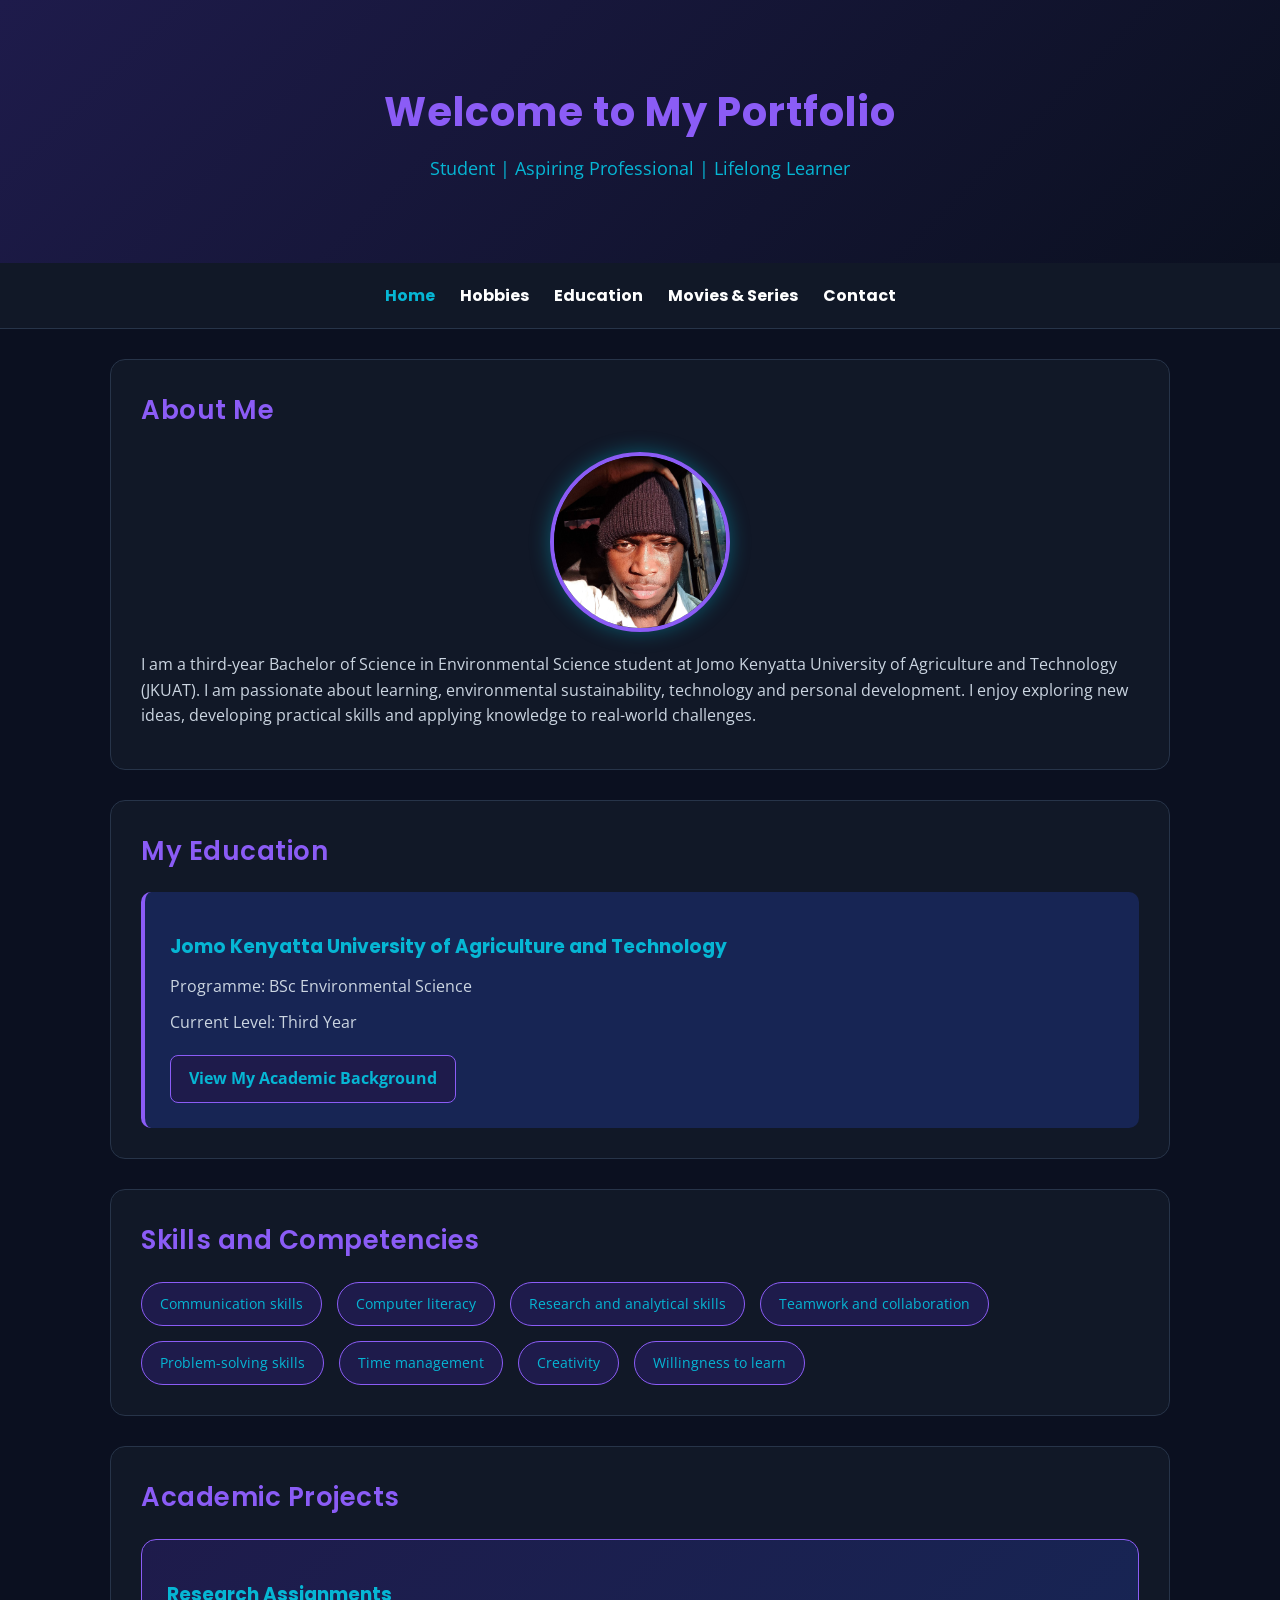
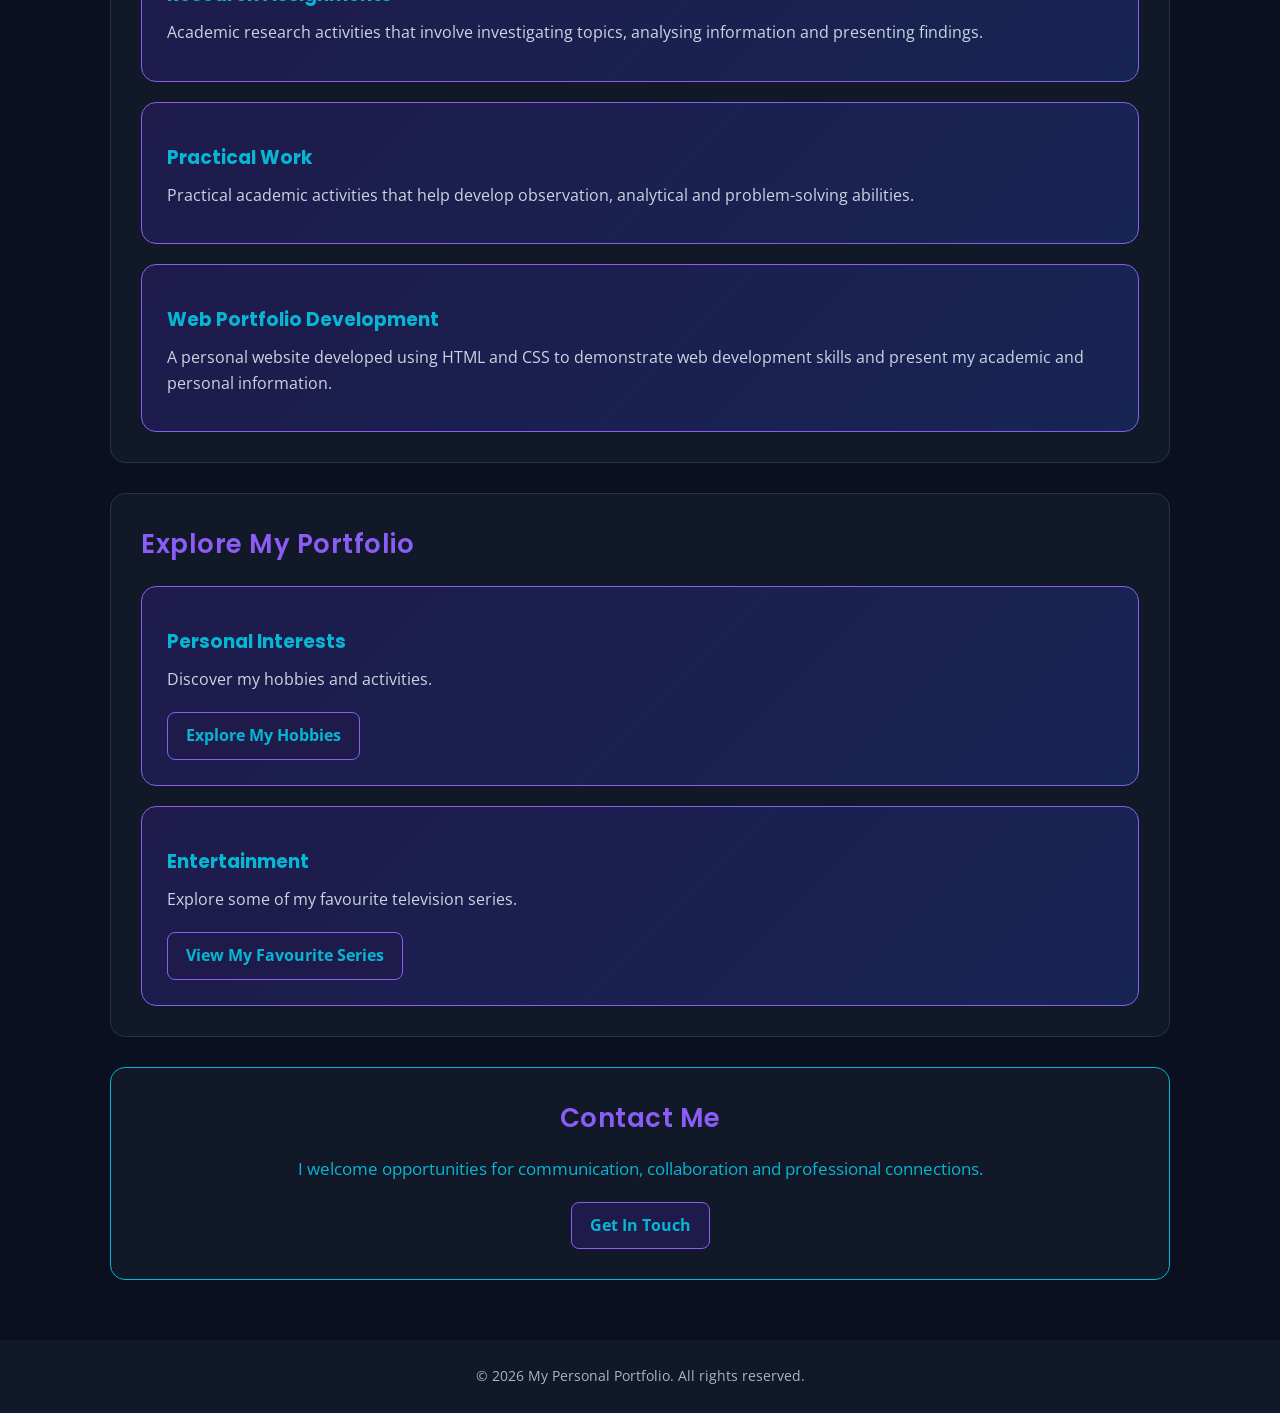
<file: index.html>
<!DOCTYPE html>
<html lang="en">
<head>
    <meta charset="UTF-8">
    <meta name="viewport" content="width=device-width, initial-scale=1.0">

    <title>My Personal Portfolio</title>

    <link href="https://fonts.googleapis.com/css2?family=Open+Sans:wght@400;500;600;700&family=Poppins:wght@400;500;600;700;800&display=swap" rel="stylesheet">

    <link rel="stylesheet" href="style.css">
</head>

<body>

    <header id="home">
        <h1>Welcome to My Portfolio</h1>
        <p>Student | Aspiring Professional | Lifelong Learner</p>
    </header>

    <nav>
        <a href="index.html" aria-current="page">Home</a>
        <a href="hobbies.html">Hobbies</a>
        <a href="academic.html">Education</a>
        <a href="movies.html">Movies & Series</a>
        <a href="contact.html">Contact</a>
    </nav>

    <main>

        <section id="about">
            <h2>About Me</h2>

            <img src="Images/Travel ii.jpg"
                 alt="My profile photograph"
                 class="profile-photo">

            <p>
                I am a third-year Bachelor of Science in
                Environmental Science student at Jomo Kenyatta
                University of Agriculture and Technology (JKUAT).

                I am passionate about learning, environmental
                sustainability, technology and personal development.
                I enjoy exploring new ideas, developing practical
                skills and applying knowledge to real-world challenges.
            </p>

        </section>

        <section id="education">
            <h2>My Education</h2>

            <div class="education-card">
                <h3>Jomo Kenyatta University of Agriculture
                    and Technology</h3>

                <p>
                    Programme: BSc Environmental Science
                </p>

                <p>
                    Current Level: Third Year
                </p>

                <a href="academic.html" class="content-link">
                    View My Academic Background
                </a>
            </div>

        </section>

        <section id="skills">
            <h2>Skills and Competencies</h2>

            <ul>
                <li>Communication skills</li>
                <li>Computer literacy</li>
                <li>Research and analytical skills</li>
                <li>Teamwork and collaboration</li>
                <li>Problem-solving skills</li>
                <li>Time management</li>
                <li>Creativity</li>
                <li>Willingness to learn</li>
            </ul>

        </section>

        <section id="projects">
            <h2>Academic Projects</h2>

            <div class="project">
                <h3>Research Assignments</h3>

                <p>
                    Academic research activities that involve
                    investigating topics, analysing information
                    and presenting findings.
                </p>
            </div>

            <div class="project">
                <h3>Practical Work</h3>

                <p>
                    Practical academic activities that help
                    develop observation, analytical and
                    problem-solving abilities.
                </p>
            </div>

            <div class="project">
                <h3>Web Portfolio Development</h3>

                <p>
                    A personal website developed using HTML
                    and CSS to demonstrate web development
                    skills and present my academic and
                    personal information.
                </p>
            </div>

        </section>

        <section>
            <h2>Explore My Portfolio</h2>

            <div class="link-card">
                <h3>Personal Interests</h3>
                <p>Discover my hobbies and activities.</p>
                <a href="hobbies.html" class="content-link">
                    Explore My Hobbies
                </a>
            </div>

            <div class="link-card">
                <h3>Entertainment</h3>
                <p>Explore some of my favourite television series.</p>
                <a href="movies.html" class="content-link">
                    View My Favourite Series
                </a>
            </div>

        </section>

        <section id="contact">
            <h2>Contact Me</h2>

            <p>
                I welcome opportunities for communication,
                collaboration and professional connections.
            </p>

            <a href="contact.html" class="content-link">
                Get In Touch
            </a>
        </section>

    </main>

    <footer>
        <p>&copy; 2026 My Personal Portfolio. All rights reserved.</p>
    </footer>

</body>
</html>
</file>
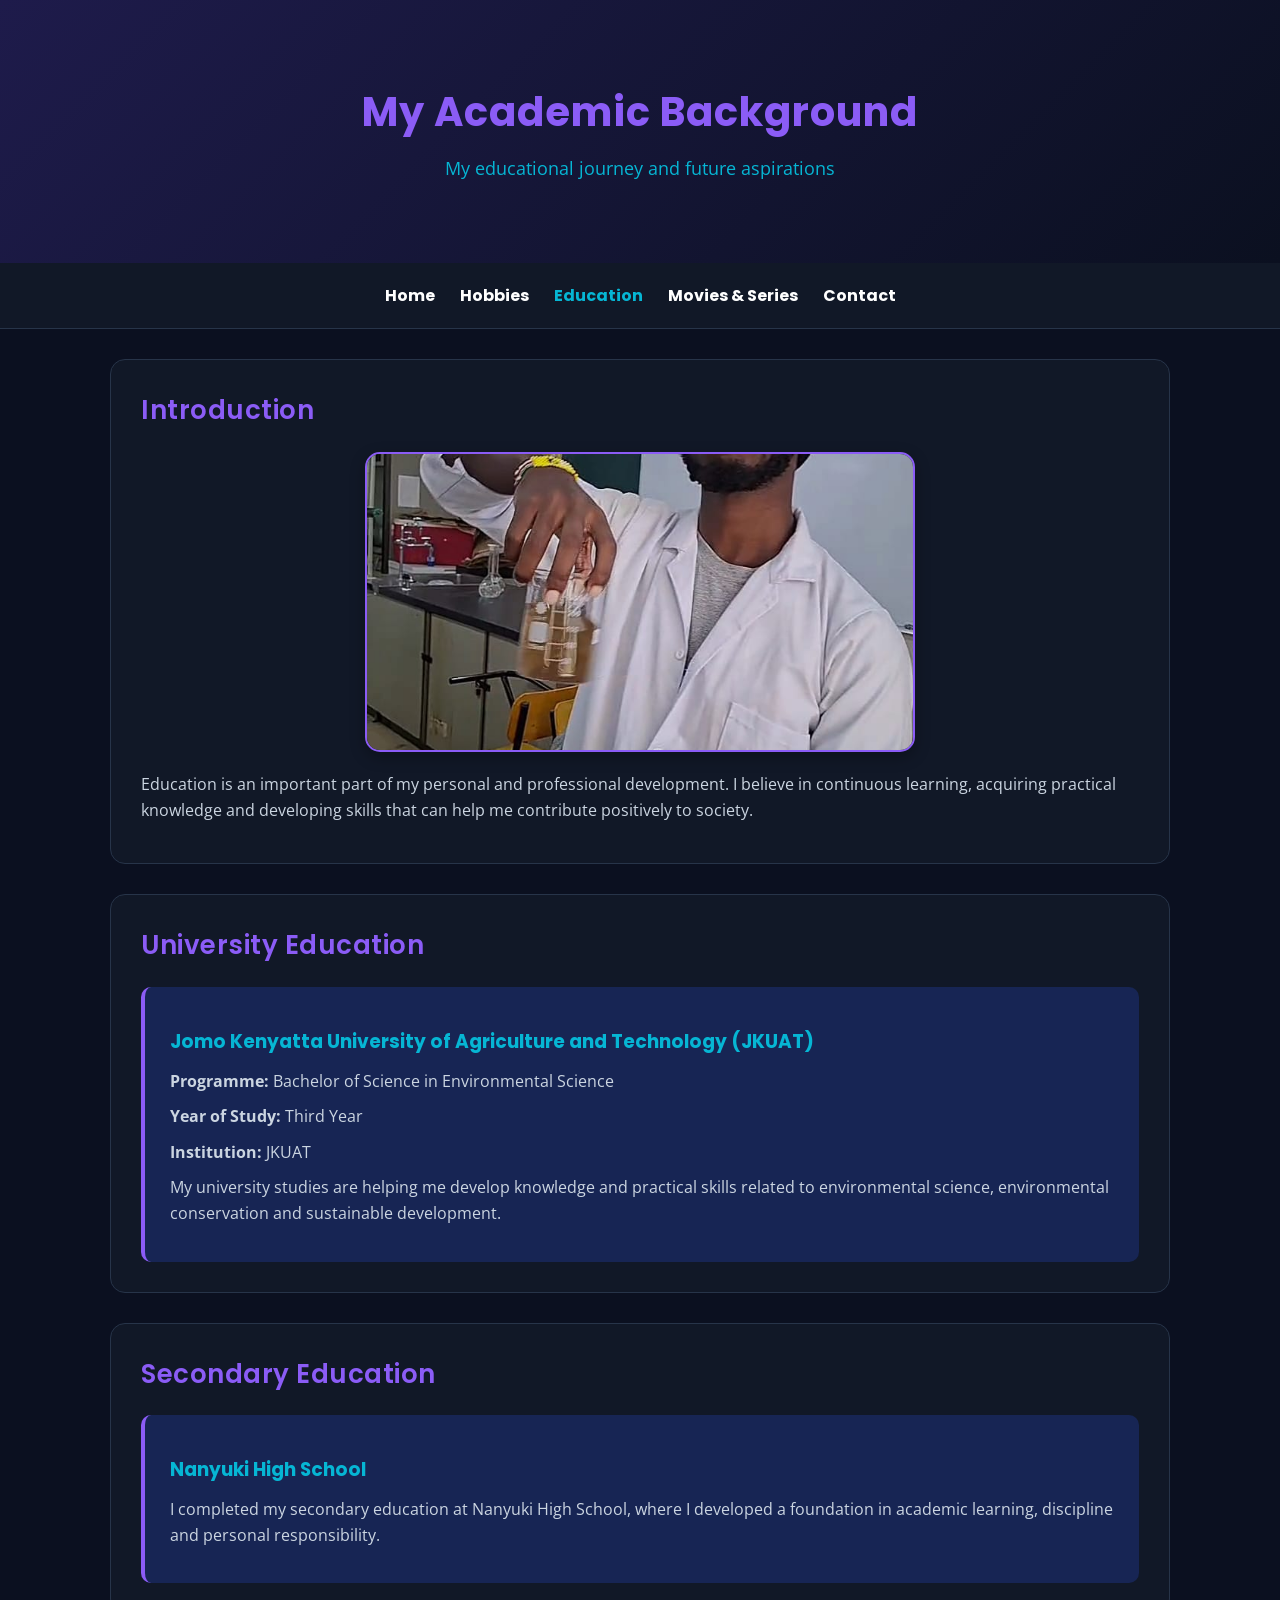
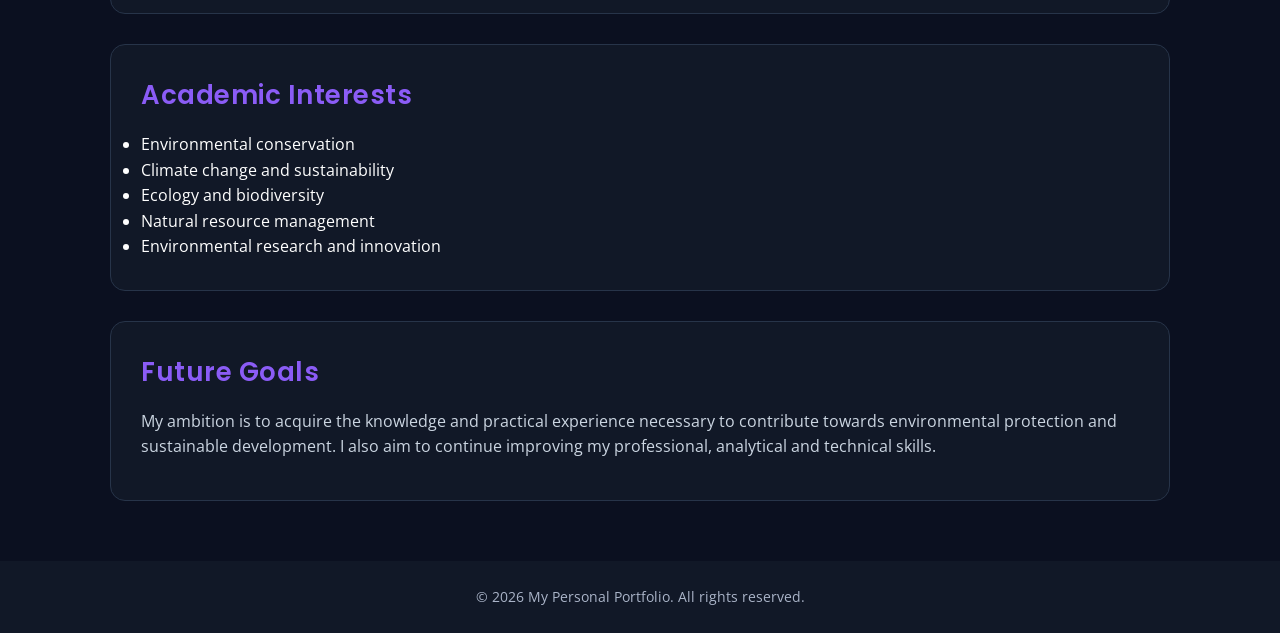
<file: academic.html>
<!DOCTYPE html>
<html lang="en">
<head>
    <meta charset="UTF-8">
    <meta name="viewport" content="width=device-width, initial-scale=1.0">

    <title>My Academic Background</title>

    <link href="https://fonts.googleapis.com/css2?family=Open+Sans:wght@400;500;600;700&family=Poppins:wght@400;500;600;700;800&display=swap" rel="stylesheet">

    <link rel="stylesheet" href="style.css">
</head>

<body>

    <header>
        <h1>My Academic Background</h1>
        <p>My educational journey and future aspirations</p>
    </header>

    <nav>
        <a href="index.html">Home</a>
        <a href="hobbies.html">Hobbies</a>
        <a href="academic.html" aria-current="page">Education</a>
        <a href="movies.html">Movies & Series</a>
        <a href="contact.html">Contact</a>
    </nav>

    <main>

        <section>
            <h2>Introduction</h2>
            <img src="Images/Science.jpeg" alt="Environmental science" class="page-image">

            <p>
                Education is an important part of my
                personal and professional development.

                I believe in continuous learning,
                acquiring practical knowledge and
                developing skills that can help me
                contribute positively to society.
            </p>
        </section>

        <section>
            <h2>University Education</h2>

            <div class="education-card">

                <h3>Jomo Kenyatta University of Agriculture
                    and Technology (JKUAT)</h3>

                <p>
                    <strong>Programme:</strong>
                    Bachelor of Science in Environmental Science
                </p>

                <p>
                    <strong>Year of Study:</strong>
                    Third Year
                </p>

                <p>
                    <strong>Institution:</strong>
                    JKUAT
                </p>

                <p>
                    My university studies are helping me
                    develop knowledge and practical skills
                    related to environmental science,
                    environmental conservation and
                    sustainable development.
                </p>

            </div>
        </section>

        <section>
            <h2>Secondary Education</h2>

            <div class="education-card">

                <h3>Nanyuki High School</h3>

                <p>
                    I completed my secondary education
                    at Nanyuki High School, where I
                    developed a foundation in academic
                    learning, discipline and personal
                    responsibility.
                </p>

            </div>
        </section>

        <section>
            <h2>Academic Interests</h2>

            <ul>
                <li>Environmental conservation</li>
                <li>Climate change and sustainability</li>
                <li>Ecology and biodiversity</li>
                <li>Natural resource management</li>
                <li>Environmental research and innovation</li>
            </ul>
        </section>

        <section>
            <h2>Future Goals</h2>

            <p>
                My ambition is to acquire the knowledge
                and practical experience necessary to
                contribute towards environmental
                protection and sustainable development.

                I also aim to continue improving my
                professional, analytical and technical skills.
            </p>
        </section>

    </main>

    <footer>
        <p>&copy; 2026 My Personal Portfolio. All rights reserved.</p>
    </footer>

</body>
</html>
</file>
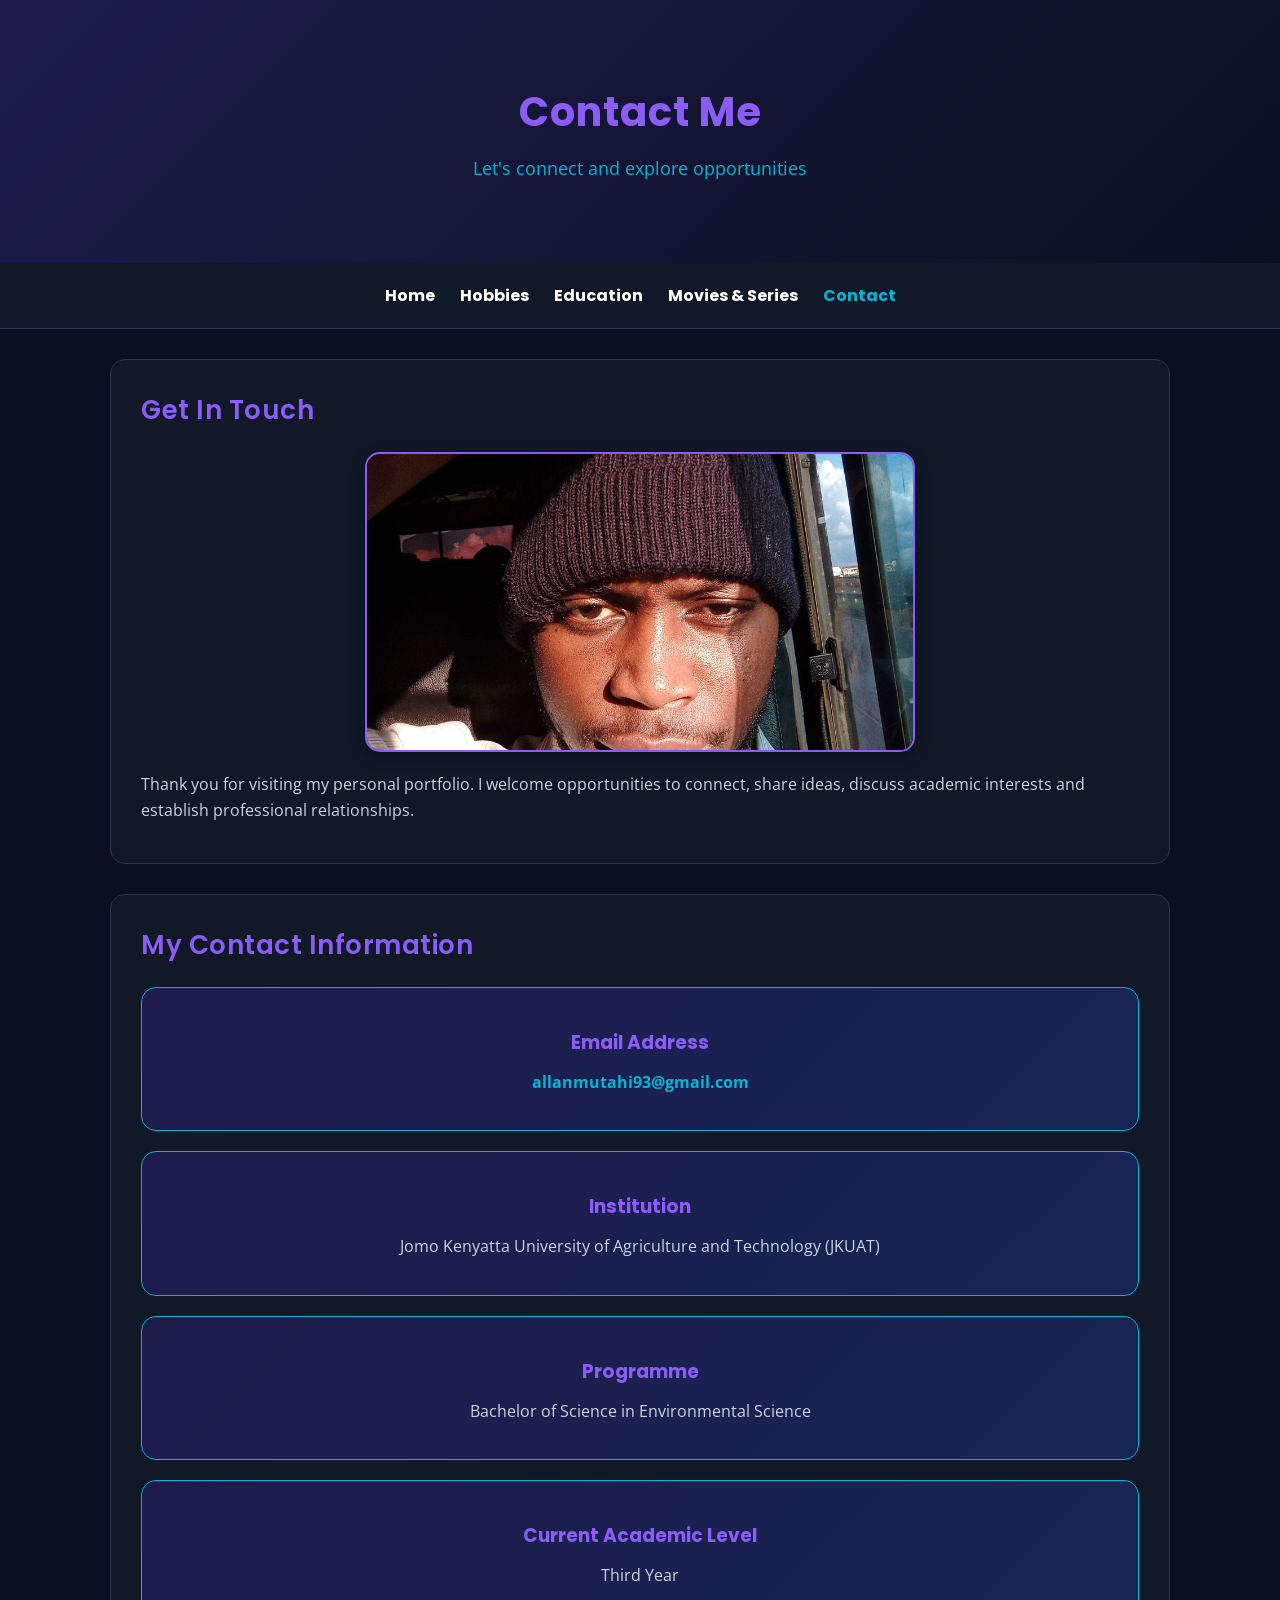
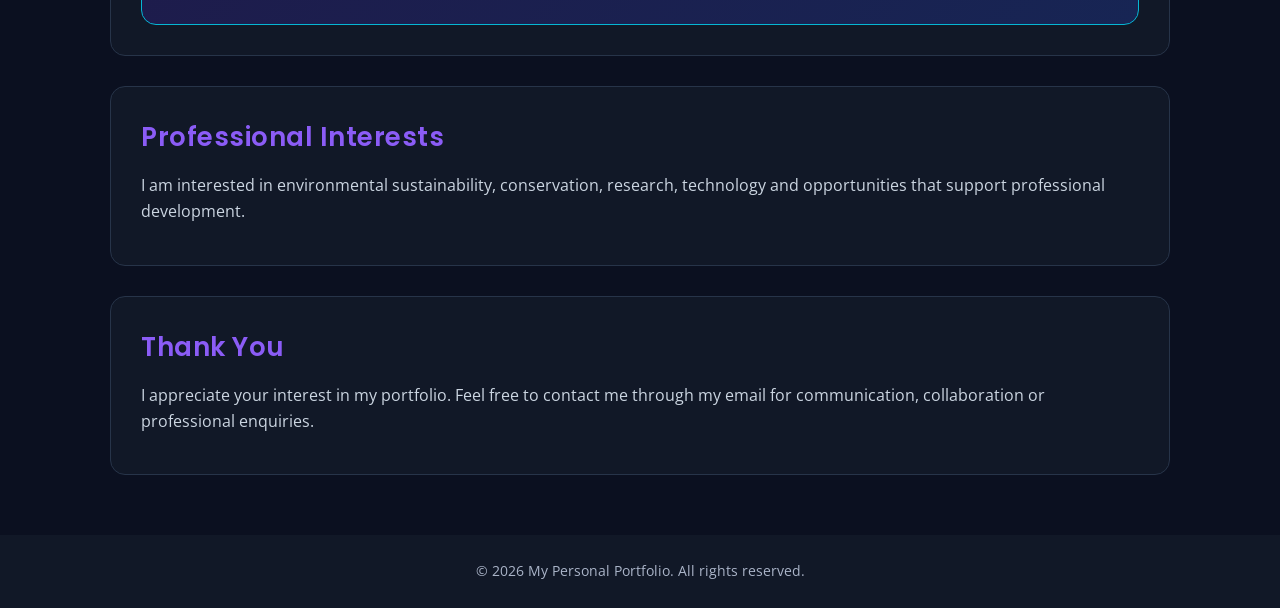
<file: Contact.html>
<!DOCTYPE html>
<html lang="en">
<head>
    <meta charset="UTF-8">
    <meta name="viewport" content="width=device-width, initial-scale=1.0">

    <title>Contact Me</title>

    <link href="https://fonts.googleapis.com/css2?family=Open+Sans:wght@400;500;600;700&family=Poppins:wght@400;500;600;700;800&display=swap" rel="stylesheet">

    <link rel="stylesheet" href="style.css">
</head>

<body>

    <header>
        <h1>Contact Me</h1>
        <p>Let's connect and explore opportunities</p>
    </header>

    <nav>
        <a href="index.html">Home</a>
        <a href="hobbies.html">Hobbies</a>
        <a href="academic.html">Education</a>
        <a href="movies.html">Movies & Series</a>
        <a href="contact.html" aria-current="page">Contact</a>
    </nav>

    <main>

        <section>
            <h2>Get In Touch</h2>
            <img src="Images/Travel ii.jpg" alt="Contact page photograph" class="page-image">

            <p>
                Thank you for visiting my personal portfolio.

                I welcome opportunities to connect,
                share ideas, discuss academic interests
                and establish professional relationships.
            </p>
        </section>

        <section>
            <h2>My Contact Information</h2>

            <div class="contact-card">

                <h3>Email Address</h3>

                <p>
                    <a href="mailto:allanmutahi93@gmail.com">
                        allanmutahi93@gmail.com
                    </a>
                </p>

            </div>

            <div class="contact-card">

                <h3>Institution</h3>

                <p>
                    Jomo Kenyatta University of Agriculture
                    and Technology (JKUAT)
                </p>

            </div>

            <div class="contact-card">

                <h3>Programme</h3>

                <p>
                    Bachelor of Science in Environmental Science
                </p>

            </div>

            <div class="contact-card">

                <h3>Current Academic Level</h3>

                <p>Third Year</p>

            </div>

        </section>

        <section>
            <h2>Professional Interests</h2>

            <p>
                I am interested in environmental
                sustainability, conservation, research,
                technology and opportunities that support
                professional development.
            </p>
        </section>

        <section>
            <h2>Thank You</h2>

            <p>
                I appreciate your interest in my portfolio.

                Feel free to contact me through my email
                for communication, collaboration or
                professional enquiries.
            </p>
        </section>

    </main>

    <footer>
        <p>&copy; 2026 My Personal Portfolio. All rights reserved.</p>
    </footer>

</body>
</html>
</file>
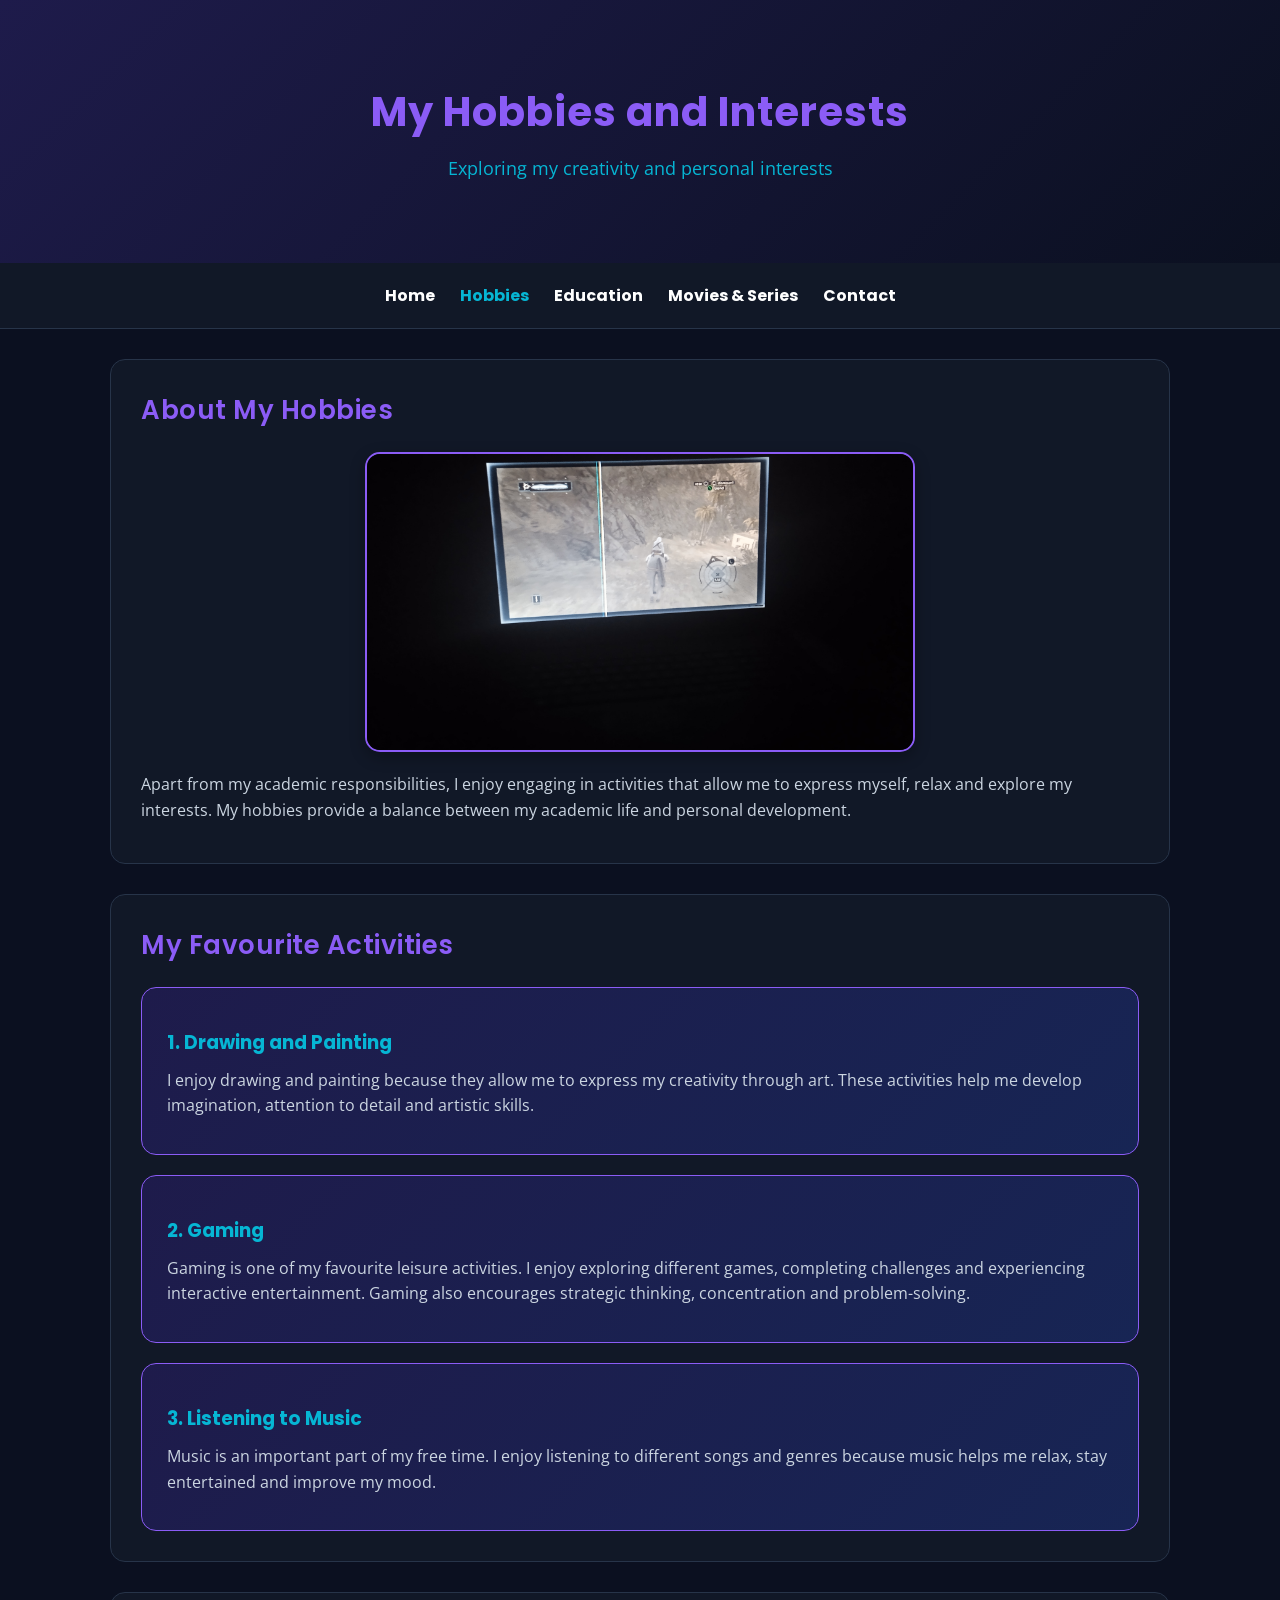
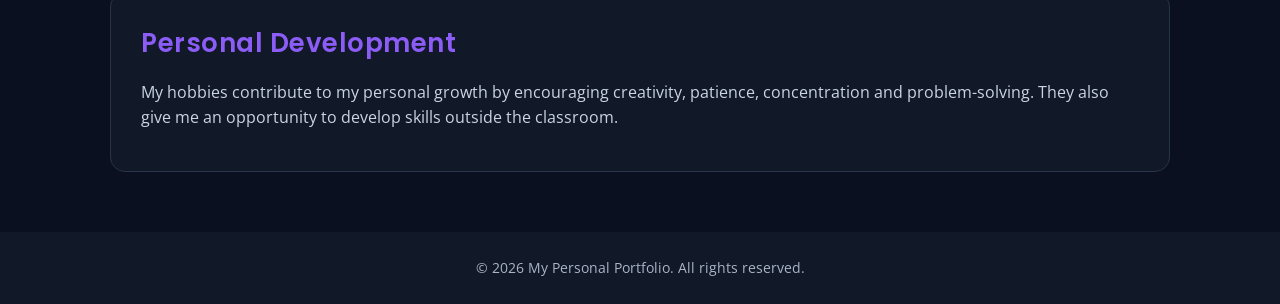
<file: hobbies.html>
<!DOCTYPE html>
<html lang="en">
<head>
    <meta charset="UTF-8">
    <meta name="viewport" content="width=device-width, initial-scale=1.0">

    <title>My Hobbies and Interests</title>

    <link href="https://fonts.googleapis.com/css2?family=Open+Sans:wght@400;500;600;700&family=Poppins:wght@400;500;600;700;800&display=swap" rel="stylesheet">

    <link rel="stylesheet" href="style.css">
</head>

<body>

    <header>
        <h1>My Hobbies and Interests</h1>
        <p>Exploring my creativity and personal interests</p>
    </header>

    <nav>
        <a href="index.html">Home</a>
        <a href="hobbies.html" aria-current="page">Hobbies</a>
        <a href="academic.html">Education</a>
        <a href="movies.html">Movies & Series</a>
        <a href="contact.html">Contact</a>
    </nav>

    <main>

        <section>
            <h2>About My Hobbies</h2>
            <img src="Images/Gaming.jpeg" alt="Gaming interest" class="page-image">
             <p>
                Apart from my academic responsibilities,
                I enjoy engaging in activities that allow
                me to express myself, relax and explore
                my interests.

                My hobbies provide a balance between my
                academic life and personal development.
            </p>
        </section>

        <section>
            <h2>My Favourite Activities</h2>

            <div class="hobby-card">
                <h3>1. Drawing and Painting</h3>

                <p>
                    I enjoy drawing and painting because
                    they allow me to express my creativity
                    through art.

                    These activities help me develop
                    imagination, attention to detail
                    and artistic skills.
                </p>
            </div>

            <div class="hobby-card">
                <h3>2. Gaming</h3>

                <p>
                    Gaming is one of my favourite leisure
                    activities.

                    I enjoy exploring different games,
                    completing challenges and experiencing
                    interactive entertainment.

                    Gaming also encourages strategic
                    thinking, concentration and problem-solving.
                </p>
            </div>

            <div class="hobby-card">
                <h3>3. Listening to Music</h3>

                <p>
                    Music is an important part of my
                    free time.

                    I enjoy listening to different songs
                    and genres because music helps me
                    relax, stay entertained and improve
                    my mood.
                </p>
            </div>

        </section>

        <section>
            <h2>Personal Development</h2>

            <p>
                My hobbies contribute to my personal
                growth by encouraging creativity,
                patience, concentration and problem-solving.

                They also give me an opportunity to develop
                skills outside the classroom.
            </p>
        </section>

    </main>

    <footer>
        <p>&copy; 2026 My Personal Portfolio. All rights reserved.</p>
    </footer>

</body>
</html>
</file>
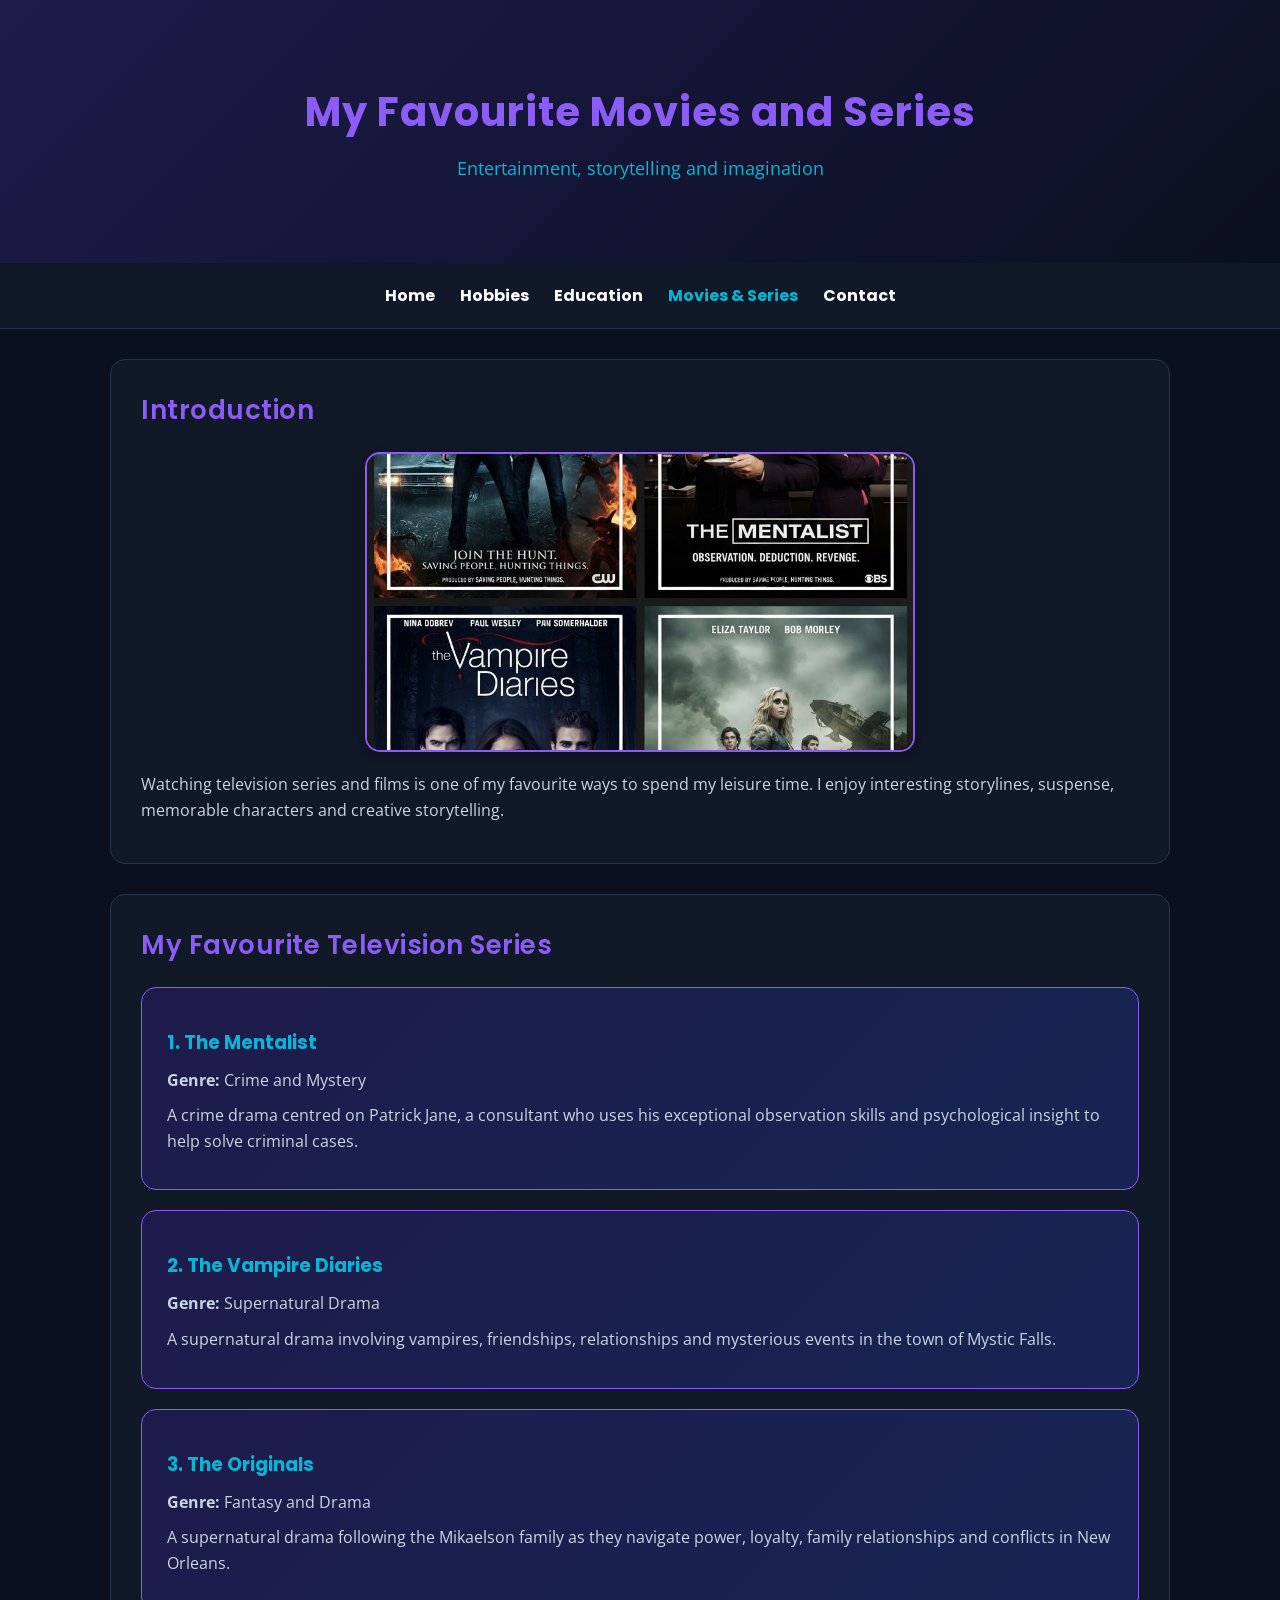
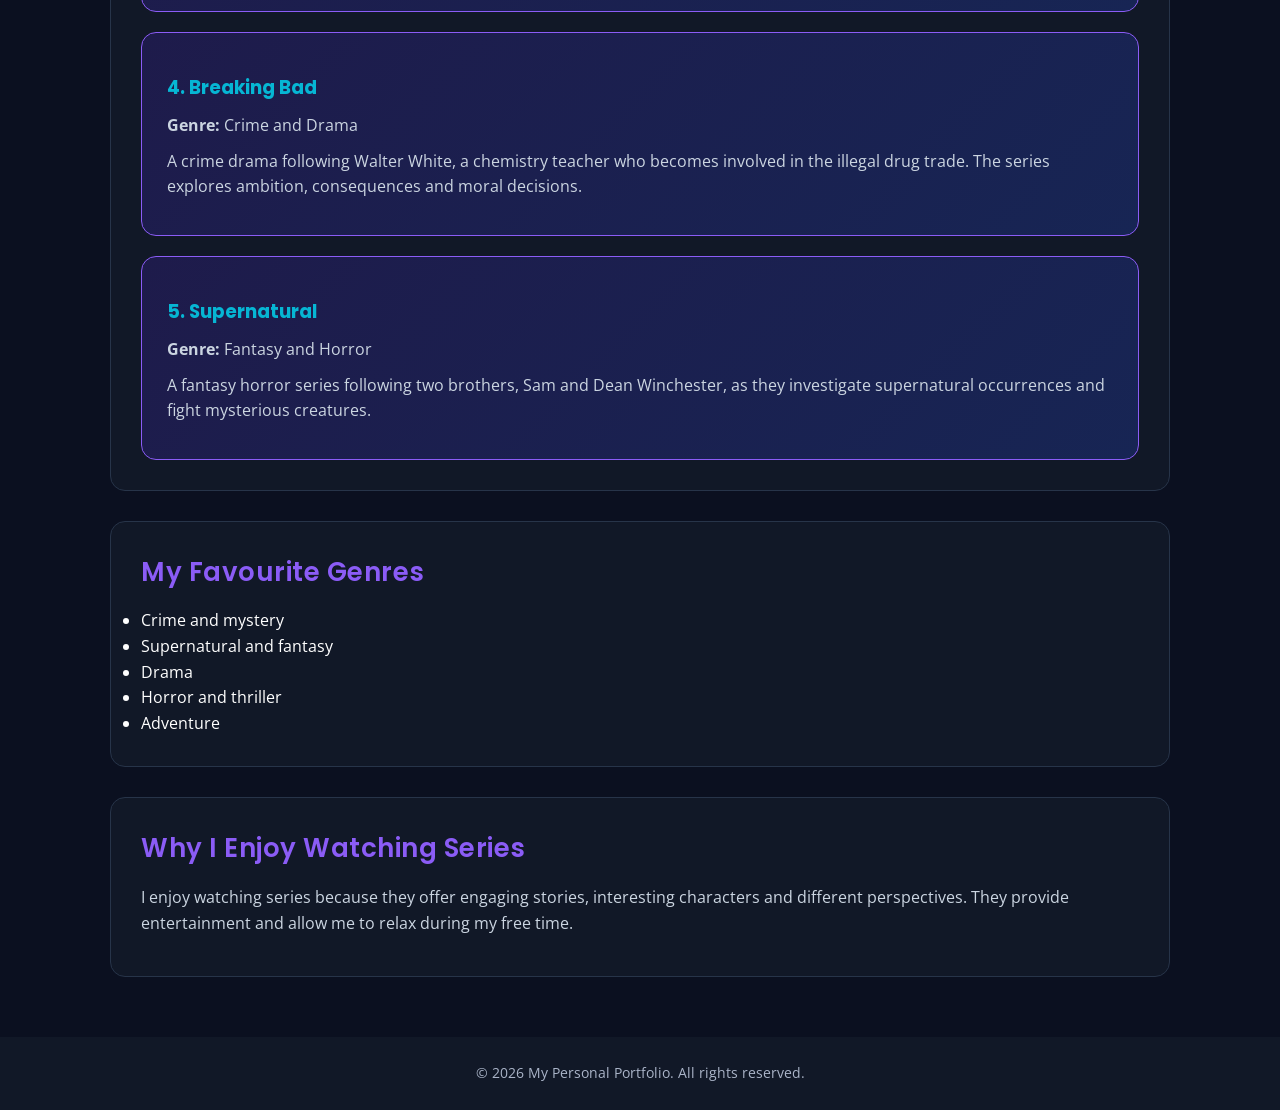
<file: movies.html>
<!DOCTYPE html>
<html lang="en">
<head>
    <meta charset="UTF-8">
    <meta name="viewport" content="width=device-width, initial-scale=1.0">

    <title>My Favourite Movies and Series</title>

    <link href="https://fonts.googleapis.com/css2?family=Open+Sans:wght@400;500;600;700&family=Poppins:wght@400;500;600;700;800&display=swap" rel="stylesheet">

    <link rel="stylesheet" href="style.css">
</head>

<body>

    <header>
        <h1>My Favourite Movies and Series</h1>
        <p>Entertainment, storytelling and imagination</p>
    </header>

    <nav>
        <a href="index.html">Home</a>
        <a href="hobbies.html">Hobbies</a>
        <a href="academic.html">Education</a>
        <a href="movies.html" aria-current="page">Movies & Series</a>
        <a href="contact.html">Contact</a>
    </nav>

    <main>

        <section>
            <h2>Introduction</h2>
            <img src="Images/Movies.jpeg" alt="Favourite movies and television series" class="page-image">

            <p>
                Watching television series and films
                is one of my favourite ways to spend
                my leisure time.

                I enjoy interesting storylines,
                suspense, memorable characters
                and creative storytelling.
            </p>
        </section>

        <section>
            <h2>My Favourite Television Series</h2>

            <div class="movie-card">

                <h3>1. The Mentalist</h3>

                <p><strong>Genre:</strong> Crime and Mystery</p>

                <p>
                    A crime drama centred on Patrick Jane,
                    a consultant who uses his exceptional
                    observation skills and psychological
                    insight to help solve criminal cases.
                </p>

            </div>

            <div class="movie-card">

                <h3>2. The Vampire Diaries</h3>

                <p><strong>Genre:</strong> Supernatural Drama</p>

                <p>
                    A supernatural drama involving
                    vampires, friendships, relationships
                    and mysterious events in the town
                    of Mystic Falls.
                </p>

            </div>

            <div class="movie-card">

                <h3>3. The Originals</h3>

                <p><strong>Genre:</strong> Fantasy and Drama</p>

                <p>
                    A supernatural drama following
                    the Mikaelson family as they
                    navigate power, loyalty, family
                    relationships and conflicts
                    in New Orleans.
                </p>

            </div>

            <div class="movie-card">

                <h3>4. Breaking Bad</h3>

                <p><strong>Genre:</strong> Crime and Drama</p>

                <p>
                    A crime drama following Walter White,
                    a chemistry teacher who becomes
                    involved in the illegal drug trade.
                    The series explores ambition,
                    consequences and moral decisions.
                </p>

            </div>

            <div class="movie-card">

                <h3>5. Supernatural</h3>

                <p><strong>Genre:</strong> Fantasy and Horror</p>

                <p>
                    A fantasy horror series following
                    two brothers, Sam and Dean Winchester,
                    as they investigate supernatural
                    occurrences and fight mysterious
                    creatures.
                </p>

            </div>

        </section>

        <section>
            <h2>My Favourite Genres</h2>

            <ul>
                <li>Crime and mystery</li>
                <li>Supernatural and fantasy</li>
                <li>Drama</li>
                <li>Horror and thriller</li>
                <li>Adventure</li>
            </ul>
        </section>

        <section>
            <h2>Why I Enjoy Watching Series</h2>

            <p>
                I enjoy watching series because
                they offer engaging stories,
                interesting characters and
                different perspectives.

                They provide entertainment and
                allow me to relax during my free time.
            </p>
        </section>

    </main>

    <footer>
        <p>&copy; 2026 My Personal Portfolio. All rights reserved.</p>
    </footer>

</body>
</html>
</file>
<file: style.css>
/* =========================================
   GENERAL PAGE STYLING
========================================= */

* {
    margin: 0;
    padding: 0;
    box-sizing: border-box;
}

body {
    font-family: 'Open Sans', sans-serif;
    background-color: #0b1020;
    color: #ffffff;
    line-height: 1.6;
}

/* =========================================
   TYPOGRAPHY
========================================= */

h1, h2, h3, nav a {
    font-family: 'Poppins', sans-serif;
}

h1 {
    font-weight: 700;
    letter-spacing: 1px;
}

h2 {
    font-weight: 600;
    letter-spacing: 0.5px;
}

p {
    font-weight: 400;
}

/* =========================================
   HEADER STYLING
========================================= */

header {
    text-align: center;
    padding: 80px 20px;
    background: linear-gradient(135deg, #1e1b4b, #0b1020);
}

header h1 {
    font-size: 40px;
    color: #8b5cf6;
    margin-bottom: 10px;
}

header p {
    font-size: 18px;
    color: #06b6d4;
}

/* =========================================
   NAVIGATION STYLING
========================================= */

nav {
    display: flex;
    justify-content: center;
    align-items: center;
    flex-wrap: wrap;
    gap: 25px;
    padding: 20px;
    background-color: #111827;
    border-bottom: 1px solid #273449;
}

nav a {
    color: #ffffff;
    text-decoration: none;
    font-weight: bold;
    transition: 0.3s;
}

nav a:hover,
nav a:focus,
nav a[aria-current="page"] {
    color: #06b6d4;
}

/* =========================================
   MAIN CONTENT AND SECTIONS
========================================= */

main {
    max-width: 1100px;
    margin: auto;
    padding: 30px 20px;
}

section {
    background-color: #111827;
    margin-bottom: 30px;
    padding: 30px;
    border-radius: 15px;
    border: 1px solid #273449;
}

section h2 {
    color: #8b5cf6;
    font-size: 26px;
    margin-bottom: 15px;
}

section h3 {
    color: #06b6d4;
    margin-top: 15px;
    margin-bottom: 10px;
}

section p {
    color: #cbd5e1;
    font-size: 16px;
    margin-bottom: 10px;
}

/* =========================================
   PROFILE PHOTOGRAPH
========================================= */

.profile-photo {
    width: 180px;
    height: 180px;
    object-fit: cover;
    border-radius: 50%;
    border: 4px solid #8b5cf6;
    box-shadow: 0 0 20px rgba(6, 182, 212, 0.4);
    display: block;
    margin: 20px auto;
}

/* =========================================
   SKILLS STYLING
========================================= */

#skills ul {
    display: flex;
    flex-wrap: wrap;
    gap: 15px;
    list-style: none;
    margin-top: 20px;
}

#skills li {
    background-color: #1e1b4b;
    color: #06b6d4;
    padding: 10px 18px;
    border-radius: 25px;
    border: 1px solid #8b5cf6;
    font-size: 14px;
    transition: 0.3s;
}

#skills li:hover {
    background-color: #8b5cf6;
    color: #ffffff;
    transform: translateY(-3px);
}

/* =========================================
   PROJECT CARD STYLING
========================================= */

.project {
    background: linear-gradient(135deg, #1e1b4b, #172554);
    padding: 25px;
    margin-top: 20px;
    border-radius: 15px;
    border: 1px solid #8b5cf6;
    transition: 0.3s;
}

.project h3 {
    color: #06b6d4;
    margin-bottom: 10px;
}

.project p {
    color: #cbd5e1;
}

.project:hover {
    transform: translateY(-5px);
    border-color: #06b6d4;
    box-shadow: 0 8px 20px rgba(139, 92, 246, 0.2);
}

/* =========================================
   HOBBIES PAGE STYLING
========================================= */

.hobby-card {
    background: linear-gradient(135deg, #1e1b4b, #172554);
    padding: 25px;
    margin-top: 20px;
    border-radius: 15px;
    border: 1px solid #8b5cf6;
    transition: 0.3s;
}

.hobby-card h3 {
    color: #06b6d4;
    margin-bottom: 10px;
}

.hobby-card p {
    color: #cbd5e1;
}

.hobby-card:hover {
    transform: translateY(-5px);
    border-color: #06b6d4;
    box-shadow: 0 8px 20px rgba(139, 92, 246, 0.2);
}

/* =========================================
   ACADEMIC PAGE STYLING
========================================= */

.education-card {
    background-color: #172554;
    padding: 25px;
    margin-top: 20px;
    border-left: 4px solid #8b5cf6;
    border-radius: 10px;
}

.education-card h3 {
    color: #06b6d4;
    margin-bottom: 12px;
}

.education-card p {
    color: #cbd5e1;
}

/* =========================================
   CONTACT PAGE STYLING
========================================= */

.contact-card {
    background: linear-gradient(135deg, #1e1b4b, #172554);
    padding: 25px;
    margin-top: 20px;
    border-radius: 15px;
    border: 1px solid #06b6d4;
    text-align: center;
}

.contact-card h3 {
    color: #8b5cf6;
    margin-bottom: 12px;
}

.contact-card p {
    color: #cbd5e1;
}

.contact-card a {
    color: #06b6d4;
    text-decoration: none;
    font-weight: bold;
}

.contact-card a:hover {
    color: #8b5cf6;
}

/* =========================================
   MOVIES AND SERIES PAGE STYLING
========================================= */

.movie-card {
    background: linear-gradient(135deg, #1e1b4b, #172554);
    padding: 25px;
    margin-top: 20px;
    border-radius: 15px;
    border: 1px solid #8b5cf6;
    transition: 0.3s;
}

.movie-card h3 {
    color: #06b6d4;
    margin-bottom: 10px;
}

.movie-card p {
    color: #cbd5e1;
}

.movie-card:hover {
    transform: translateY(-5px);
    border-color: #06b6d4;
    box-shadow: 0 8px 20px rgba(139, 92, 246, 0.2);
}

/* =========================================
   GENERAL CONTENT LINKS
========================================= */

section a {
    color: #06b6d4;
    text-decoration: none;
    font-weight: bold;
}

section a:hover {
    color: #8b5cf6;
    text-decoration: underline;
}

.content-link {
    display: inline-block;
    background-color: #1e1b4b;
    color: #06b6d4;
    padding: 10px 18px;
    margin-top: 10px;
    border-radius: 8px;
    border: 1px solid #8b5cf6;
    transition: 0.3s;
}

.content-link:hover {
    background-color: #8b5cf6;
    color: #ffffff;
    text-decoration: none;
}

/* =========================================
   HOMEPAGE LINK CARDS
========================================= */

.link-card {
    background: linear-gradient(135deg, #1e1b4b, #172554);
    padding: 25px;
    margin-top: 20px;
    border-radius: 15px;
    border: 1px solid #8b5cf6;
}

/* =========================================
   CONTACT SECTION
========================================= */

#contact {
    text-align: center;
    border: 1px solid #06b6d4;
}

#contact p {
    color: #06b6d4;
    font-size: 17px;
}

/* =========================================
   FOOTER STYLING
========================================= */

footer {
    text-align: center;
    padding: 25px;
    background-color: #111827;
    color: #aab4c8;
    font-size: 14px;
}

/* =========================================
   MOBILE RESPONSIVENESS
========================================= */

@media (max-width: 768px) {

    header {
        padding: 55px 15px;
    }

    header h1 {
        font-size: 28px;
    }

    header p {
        font-size: 15px;
    }

    nav {
        gap: 15px;
        padding: 15px 10px;
    }

    nav a {
        font-size: 14px;
    }

    main {
        padding: 20px 12px;
    }

    section {
        padding: 20px;
    }

    section h2 {
        font-size: 23px;
    }

    #skills ul {
        gap: 10px;
    }

    .profile-photo {
        width: 150px;
        height: 150px;
    }

    .project,
    .hobby-card,
    .education-card,
    .contact-card,
    .movie-card,
    .link-card {
        padding: 20px;
    }

}
/* Images displayed across portfolio pages */
.page-image {
    display: block;
    width: 100%;
    max-width: 550px;
    height: 300px;
    object-fit: cover;
    margin: 20px auto;
    border-radius: 15px;
    border: 2px solid #8b5cf6;
    box-shadow: 0 5px 15px rgba(0, 0, 0, 0.3);
}

/* Responsive image styling */
@media (max-width: 768px) {
    .page-image {
        width: 100%;
        height: 220px;
        margin: 15px auto;
    }
}
</file>
